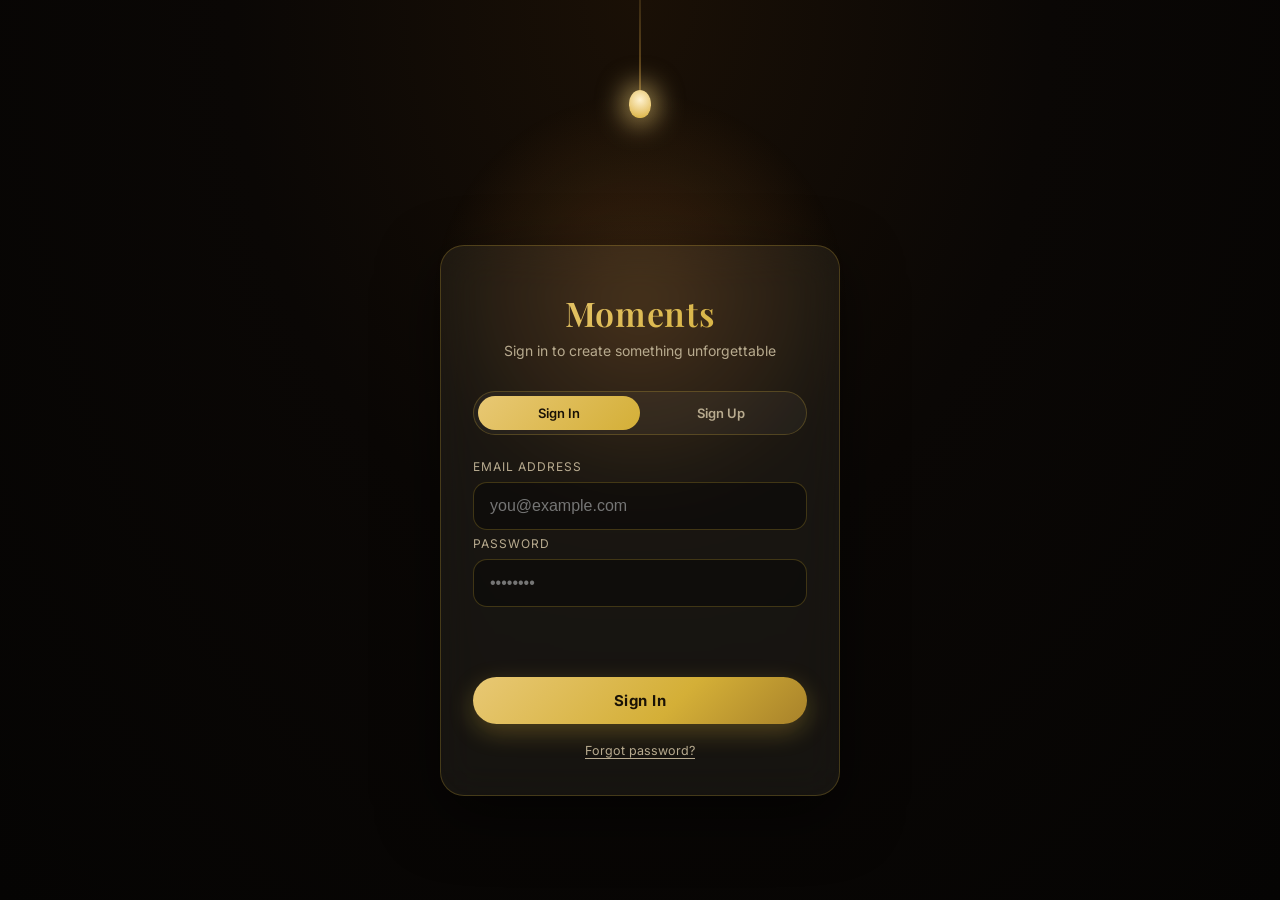
<file: login.html>
<!DOCTYPE html>
<html lang="en">
<head>
<meta charset="UTF-8" />
<meta name="viewport" content="width=device-width, initial-scale=1, viewport-fit=cover" />
<title>Moments — Sign In</title>
<link rel="preconnect" href="https://fonts.googleapis.com">
<link href="https://fonts.googleapis.com/css2?family=Playfair+Display:wght@500;600;700&family=Inter:wght@400;500;600;700&display=swap" rel="stylesheet">
<link rel="stylesheet" href="css/global.css" />
<link rel="stylesheet" href="css/login.css" />
</head>
<body>
  <canvas id="particles" aria-hidden="true"></canvas>

  <main class="login-stage">
    <div class="lamp" aria-hidden="true">
      <div class="lamp-cord"></div>
      <div class="lamp-bulb"></div>
      <div class="lamp-glow"></div>
    </div>

    <section class="glass-card login-card" id="loginCard">
      <h1 class="serif login-title">Moments</h1>
      <p class="text-muted login-sub" id="loginSub">Sign in to create something unforgettable</p>

      <div class="channel-toggle" role="tablist" aria-label="Sign in or sign up">
        <button type="button" class="channel-btn is-active" data-mode="signin" role="tab" aria-selected="true">Sign In</button>
        <button type="button" class="channel-btn" data-mode="signup" role="tab" aria-selected="false">Sign Up</button>
      </div>

      <div id="nameField" class="is-hidden">
        <label class="field-label" for="nameInput">Your name</label>
        <input id="nameInput" class="field-input" type="text" autocomplete="name" placeholder="Your name" />
      </div>

      <label class="field-label" for="emailInput">Email address</label>
      <input id="emailInput" class="field-input" type="email" inputmode="email" autocomplete="email" placeholder="you@example.com" />

      <label class="field-label" for="passwordInput">Password</label>
      <input id="passwordInput" class="field-input" type="password" autocomplete="current-password" placeholder="••••••••" />
      <p class="text-muted field-hint" id="passwordHint"></p>

      <p class="field-error" id="formError" role="alert"></p>

      <button type="button" class="btn-primary" id="submitBtn">Sign In</button>
      <button type="button" class="link-btn" id="forgotBtn">Forgot password?</button>

      <p class="loading-row is-hidden" id="loadingRow"><span class="spinner" aria-hidden="true"></span> Please wait…</p>
    </section>
  </main>

  <script type="module" src="js/login.page.js"></script>
</body>
</html>
</file>
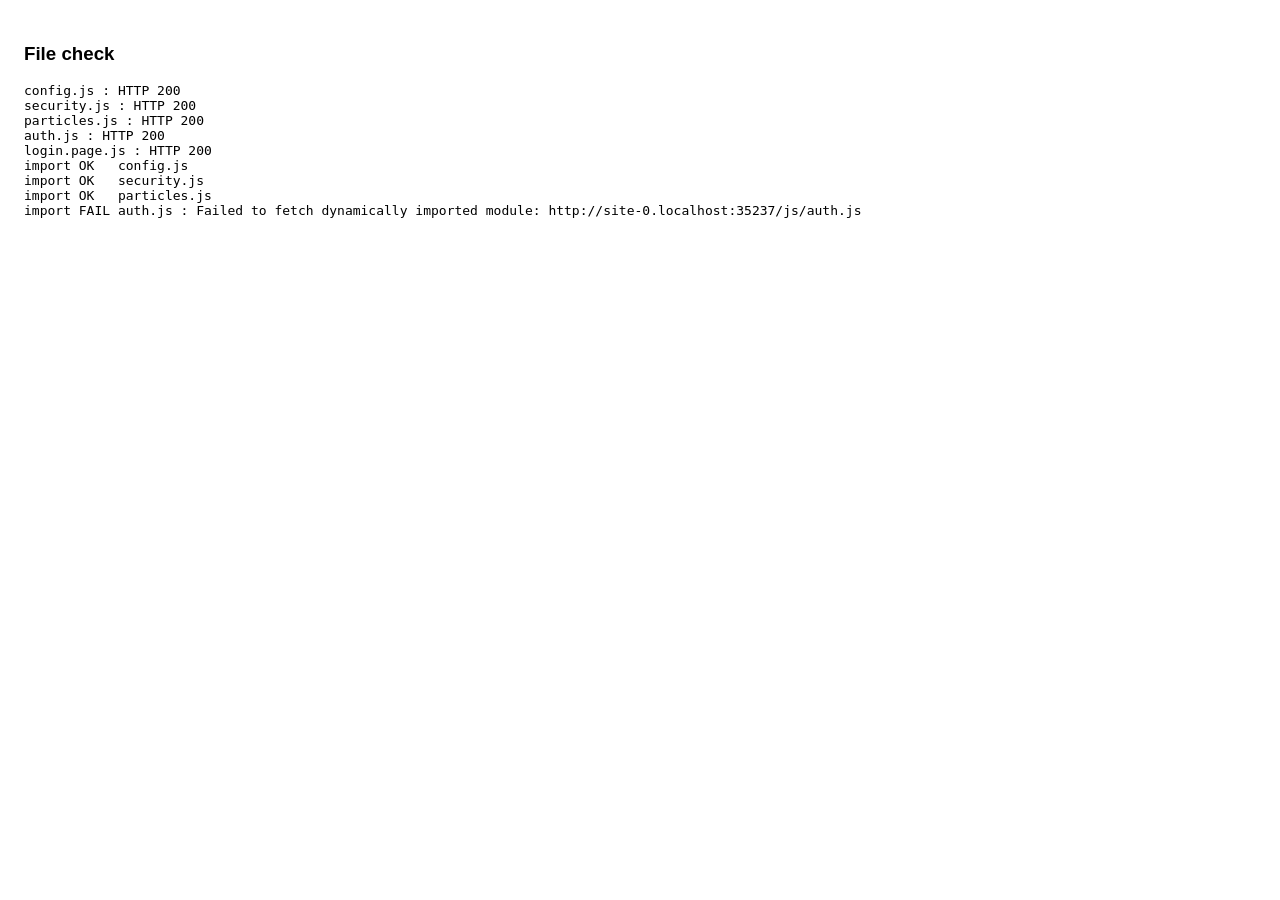
<file: test.html>
<!DOCTYPE html>
<html>
<head>
<meta charset="UTF-8">
<meta name="viewport" content="width=device-width, initial-scale=1">
<title>Test</title>
</head>
<body style="font-family:sans-serif;padding:16px">
<h3>File check</h3>
<pre id="out" style="white-space:pre-wrap">checking...</pre>
<script type="module">
const files = ["config.js","security.js","particles.js","auth.js","login.page.js"];
let text = "";
for (const f of files) {
  try {
    const r = await fetch("./js/" + f);
    text += f + " : HTTP " + r.status + "\n";
  } catch (e) {
    text += f + " : fetch error " + e.message + "\n";
  }
}
for (const f of ["config.js","security.js","particles.js","auth.js"]) {
  try { await import("./js/" + f); text += "import OK   " + f + "\n"; }
  catch (e) { text += "import FAIL " + f + " : " + e.message + "\n"; }
}
document.getElementById("out").textContent = text;
</script>
</body>
  </html>
</file>
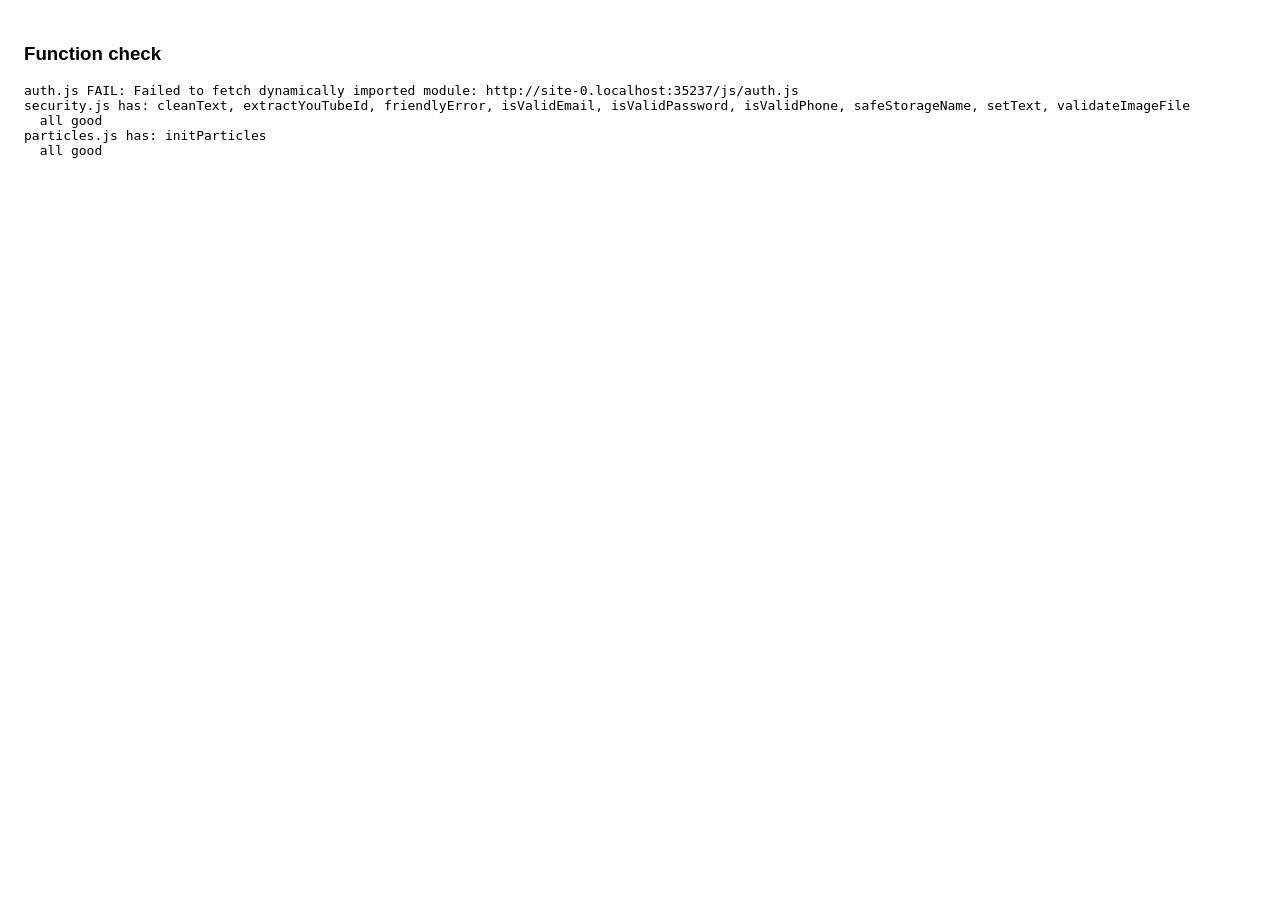
<file: test2.html>
<!DOCTYPE html>
<html>
<head>
<meta charset="UTF-8">
<meta name="viewport" content="width=device-width, initial-scale=1">
<title>Test2</title>
</head>
<body style="font-family:sans-serif;padding:16px">
<h3>Function check</h3>
<pre id="out" style="white-space:pre-wrap">checking...</pre>
<script type="module">
const need = {
  "auth.js": ["signIn","signUp","sendPasswordReset","getSession"],
  "security.js": ["isValidEmail","isValidPassword","setText"],
  "particles.js": ["initParticles"]
};
let t = "";
for (const f in need) {
  try {
    const m = await import("./js/" + f);
    const missing = need[f].filter(n => !(n in m));
    t += f + " has: " + Object.keys(m).join(", ") + "\n";
    t += missing.length ? "  MISSING: " + missing.join(", ") + "\n" : "  all good\n";
  } catch (e) {
    t += f + " FAIL: " + e.message + "\n";
  }
}
document.getElementById("out").textContent = t;
</script>
</body>
  </html>
</file>
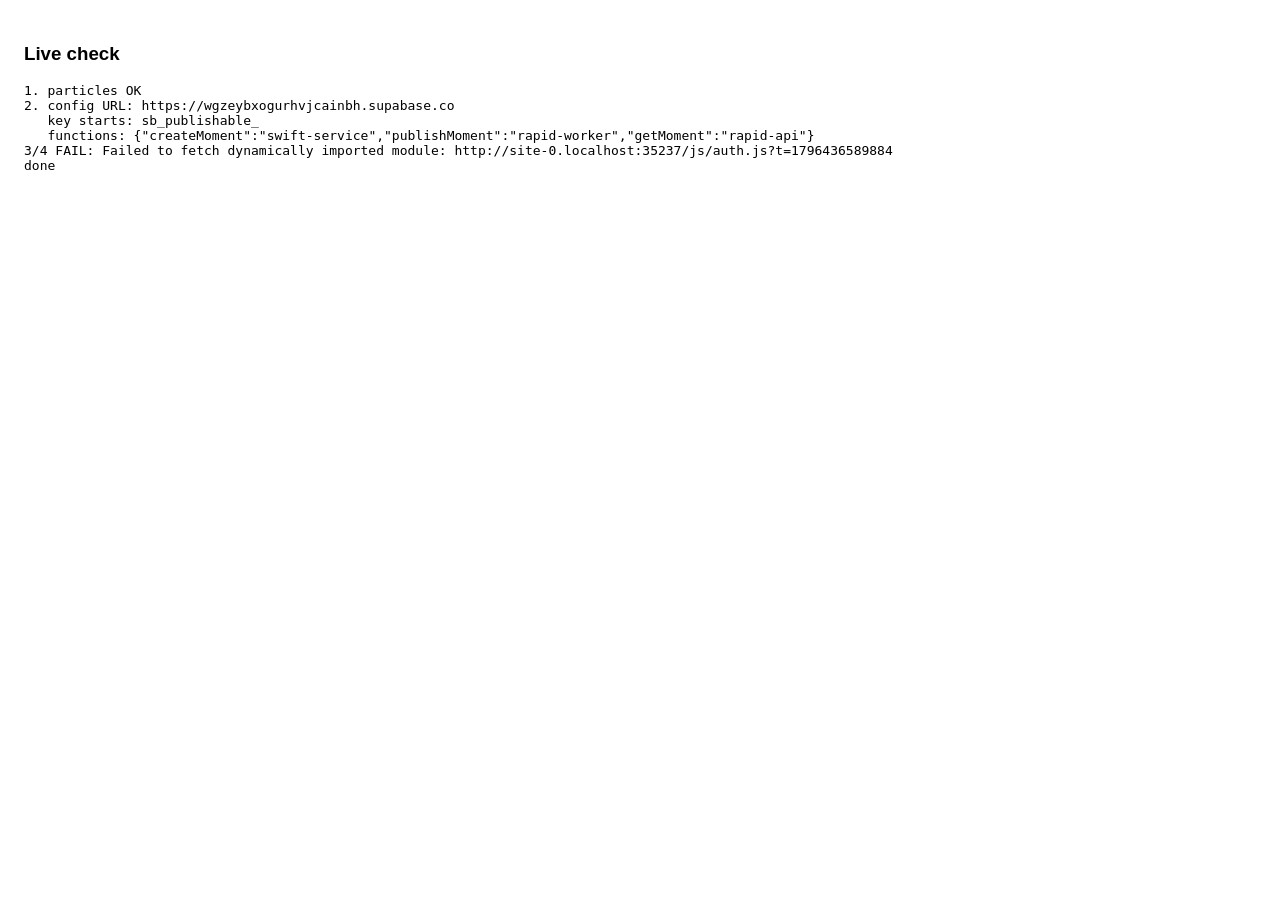
<file: test3.html>
<!DOCTYPE html>
<html>
<head>
<meta charset="UTF-8">
<meta name="viewport" content="width=device-width, initial-scale=1">
<title>Test3</title>
</head>
<body style="font-family:sans-serif;padding:16px">
<h3>Live check</h3>
<canvas id="c" width="50" height="50" style="display:none"></canvas>
<pre id="out" style="white-space:pre-wrap">running...</pre>
<script type="module">
const out = document.getElementById("out");
let t = "";
const log = s => { t += s + "\n"; out.textContent = t; };
window.addEventListener("error", e => log("WINDOW ERROR: " + e.message));
window.addEventListener("unhandledrejection", e => log("PROMISE ERROR: " + (e.reason && e.reason.message || e.reason)));
const v = "?t=" + Date.now();
try {
  const p = await import("./js/particles.js" + v);
  p.initParticles("c", { count: 3 });
  log("1. particles OK");
} catch (e) { log("1. particles FAIL: " + e.message); }
try {
  const cfg = await import("./js/config.js" + v);
  log("2. config URL: " + cfg.SUPABASE_URL);
  log("   key starts: " + cfg.SUPABASE_ANON_KEY.slice(0, 15));
  log("   functions: " + JSON.stringify(cfg.FUNCTIONS));
} catch (e) { log("2. config FAIL: " + e.message); }
try {
  const a = await import("./js/auth.js" + v);
  const s = await a.getSession();
  log("3. getSession OK, logged in: " + (s ? "yes" : "no"));
  const r = await a.signIn("nobody@example.com", "wrongpass1");
  log("4. signIn test: " + JSON.stringify(r).slice(0, 200));
} catch (e) { log("3/4 FAIL: " + e.message); }
log("done");
</script>
</body>
  </html>
</file>
<file: css/global.css>
/* css/global.css — shared design tokens for the whole app */

:root {
  --bg-black: #0a0705;
  --bg-black-deep: #050403;
  --gold: #d4af37;
  --gold-soft: #e8c874;
  --amber-glow: #ff9d3f;
  --burgundy: #4a0e0e;
  --burgundy-deep: #2a0808;
  --red-glow: #b3122e;
  --pink-glow: #e0577a;
  --text-primary: #f5ecd9;
  --text-muted: #b8ab8f;
  --glass-bg: rgba(255, 244, 214, 0.06);
  --glass-border: rgba(212, 175, 55, 0.25);
  --shadow-soft: 0 20px 60px rgba(0, 0, 0, 0.55);
  --font-serif: "Playfair Display", Georgia, "Times New Roman", serif;
  --font-body: "Inter", -apple-system, BlinkMacSystemFont, "Segoe UI", sans-serif;
  --radius-lg: 24px;
  --radius-md: 14px;
  --safe-top: env(safe-area-inset-top, 0px);
  --safe-bottom: env(safe-area-inset-bottom, 0px);
}

* { box-sizing: border-box; }

html, body {
  margin: 0;
  padding: 0;
  background: var(--bg-black);
  color: var(--text-primary);
  font-family: var(--font-body);
  min-height: 100%;
  overflow-x: hidden;
}

body {
  padding-top: var(--safe-top);
  padding-bottom: var(--safe-bottom);
}

h1, h2, h3, .serif {
  font-family: var(--font-serif);
  font-weight: 600;
  letter-spacing: 0.02em;
}

a { color: inherit; }

button {
  font-family: var(--font-body);
  cursor: pointer;
  border: none;
  background: none;
  color: inherit;
}

button:disabled {
  cursor: not-allowed;
  opacity: 0.45;
}

.glass-card {
  background: var(--glass-bg);
  border: 1px solid var(--glass-border);
  border-radius: var(--radius-lg);
  backdrop-filter: blur(20px);
  -webkit-backdrop-filter: blur(20px);
  box-shadow: var(--shadow-soft);
}

.btn-primary {
  display: inline-flex;
  align-items: center;
  justify-content: center;
  gap: 8px;
  padding: 14px 28px;
  border-radius: 999px;
  background: linear-gradient(135deg, var(--gold-soft), var(--gold) 60%, #a8822a);
  color: #1a1206;
  font-weight: 700;
  font-size: 15px;
  letter-spacing: 0.03em;
  box-shadow: 0 8px 24px rgba(212, 175, 55, 0.3);
  transition: transform 0.25s ease, box-shadow 0.25s ease, opacity 0.25s ease;
}

.btn-primary:hover:not(:disabled) {
  transform: translateY(-2px);
  box-shadow: 0 12px 32px rgba(212, 175, 55, 0.4);
}

.btn-primary.is-hidden {
  opacity: 0;
  pointer-events: none;
  transform: translateY(12px);
}

.btn-primary.is-visible {
  animation: nextBtnReveal 0.6s ease forwards;
}

@keyframes nextBtnReveal {
  from { opacity: 0; transform: translateY(16px) scale(0.96); }
  to   { opacity: 1; transform: translateY(0) scale(1); }
}

.text-muted { color: var(--text-muted); }

.visually-hidden {
  position: absolute;
  width: 1px; height: 1px;
  overflow: hidden;
  clip: rect(0,0,0,0);
  white-space: nowrap;
}

@media (prefers-reduced-motion: reduce) {
  *, *::before, *::after {
    animation-duration: 0.001ms !important;
    animation-iteration-count: 1 !important;
    transition-duration: 0.001ms !important;
    scroll-behavior: auto !important;
  }
}
</file>
<file: css/login.css>
/* css/login.css */

body {
  background: radial-gradient(ellipse at 50% 0%, #1a1006 0%, var(--bg-black) 45%, var(--bg-black-deep) 100%);
  min-height: 100vh;
}

#particles {
  position: fixed;
  inset: 0;
  width: 100%;
  height: 100%;
  z-index: 0;
  pointer-events: none;
}

.login-stage {
  position: relative;
  z-index: 1;
  min-height: 100vh;
  min-height: 100dvh;
  display: flex;
  flex-direction: column;
  align-items: center;
  justify-content: center;
  padding: 24px;
}

/* Hanging lamp */
.lamp {
  position: absolute;
  top: calc(var(--safe-top) + 0px);
  left: 50%;
  transform: translateX(-50%);
  display: flex;
  flex-direction: column;
  align-items: center;
  animation: lampSway 6s ease-in-out infinite;
  transform-origin: top center;
}
.lamp-cord { width: 2px; height: 90px; background: linear-gradient(#3a2a12, #6b4e1f); }
.lamp-bulb {
  width: 22px; height: 28px;
  border-radius: 50% 50% 45% 45%;
  background: radial-gradient(circle at 50% 35%, #fff3d1, var(--gold-soft) 60%, var(--gold) 100%);
  box-shadow: 0 0 24px 8px rgba(232, 200, 116, 0.55);
  animation: bulbFlicker 4s ease-in-out infinite;
}
.lamp-glow {
  position: absolute;
  top: 90px;
  width: 420px; height: 420px;
  border-radius: 50%;
  background: radial-gradient(circle, rgba(255, 157, 63, 0.18) 0%, rgba(255, 157, 63, 0) 70%);
  pointer-events: none;
}
@keyframes lampSway {
  0%, 100% { transform: translateX(-50%) rotate(-1.5deg); }
  50% { transform: translateX(-50%) rotate(1.5deg); }
}
@keyframes bulbFlicker {
  0%, 100% { opacity: 1; }
  48% { opacity: 1; }
  50% { opacity: 0.85; }
  52% { opacity: 1; }
}

.login-card {
  width: 100%;
  max-width: 400px;
  padding: 44px 32px 36px;
  margin-top: 140px;
  text-align: center;
  animation: cardEntrance 1s cubic-bezier(0.16, 1, 0.3, 1) both;
  position: relative;
}
@keyframes cardEntrance {
  from { opacity: 0; transform: translateY(40px) scale(0.96); }
  to   { opacity: 1; transform: translateY(0) scale(1); }
}

.login-title {
  font-size: 34px;
  background: linear-gradient(135deg, var(--gold-soft), var(--gold));
  -webkit-background-clip: text;
  background-clip: text;
  color: transparent;
  margin: 0 0 6px;
}
.login-sub { margin: 0 0 32px; font-size: 14px; }

.login-step.is-hidden { display: none; }

.channel-toggle {
  display: flex;
  background: rgba(255,255,255,0.04);
  border: 1px solid var(--glass-border);
  border-radius: 999px;
  padding: 4px;
  margin-bottom: 24px;
}
.channel-btn {
  flex: 1;
  padding: 9px 0;
  border-radius: 999px;
  font-size: 13px;
  font-weight: 600;
  color: var(--text-muted);
  transition: all 0.25s ease;
}
.channel-btn.is-active {
  background: linear-gradient(135deg, var(--gold-soft), var(--gold));
  color: #1a1206;
}

.field-label {
  display: block;
  text-align: left;
  font-size: 12px;
  text-transform: uppercase;
  letter-spacing: 0.08em;
  color: var(--text-muted);
  margin-bottom: 8px;
}
.field-input {
  width: 100%;
  padding: 14px 16px;
  border-radius: var(--radius-md);
  border: 1px solid var(--glass-border);
  background: rgba(0,0,0,0.35);
  color: var(--text-primary);
  font-size: 16px;
  margin-bottom: 6px;
  outline: none;
  transition: border-color 0.2s ease, box-shadow 0.2s ease;
}
.field-input:focus {
  border-color: var(--gold);
  box-shadow: 0 0 0 3px rgba(212, 175, 55, 0.15);
}
.otp-input { letter-spacing: 0.4em; text-align: center; font-size: 22px; }

.field-error {
  min-height: 18px;
  color: #ff8080;
  font-size: 12.5px;
  text-align: left;
  margin: 0 0 14px;
}

.otp-sent-to { font-size: 13px; margin-bottom: 20px; }
.otp-remaining { font-size: 12.5px; color: var(--amber-glow); min-height: 16px; margin: 0 0 16px; }
.field-hint { font-size: 12px; text-align: left; margin: -2px 0 14px; min-height: 14px; }
#nameField.is-hidden { display: none; }

.login-card .btn-primary { width: 100%; margin-top: 6px; }

.link-btn {
  display: block;
  margin: 18px auto 0;
  font-size: 12.5px;
  color: var(--text-muted);
  text-decoration: underline;
  text-underline-offset: 3px;
}

.locked-glow {
  width: 140px; height: 140px;
  margin: 0 auto 20px;
  border-radius: 50%;
  background: radial-gradient(circle, rgba(179, 18, 46, 0.4), transparent 70%);
  animation: lockedPulse 2.4s ease-in-out infinite;
}
@keyframes lockedPulse {
  0%, 100% { transform: scale(1); opacity: 0.7; }
  50% { transform: scale(1.12); opacity: 1; }
}
.locked-title {
  font-size: 28px;
  letter-spacing: 0.12em;
  color: var(--red-glow);
  margin: 0 0 12px;
}
.locked-copy { font-size: 14px; line-height: 1.6; margin: 0; }

.loading-row {
  margin-top: 18px;
  font-size: 13px;
  color: var(--text-muted);
  display: flex;
  align-items: center;
  justify-content: center;
  gap: 8px;
}
.loading-row.is-hidden { display: none; }
.spinner {
  width: 14px; height: 14px;
  border-radius: 50%;
  border: 2px solid rgba(212,175,55,0.25);
  border-top-color: var(--gold);
  animation: spin 0.8s linear infinite;
}
@keyframes spin { to { transform: rotate(360deg); } }

@media (max-width: 420px) {
  .login-card { padding: 36px 22px 28px; margin-top: 120px; }
}
</file>
